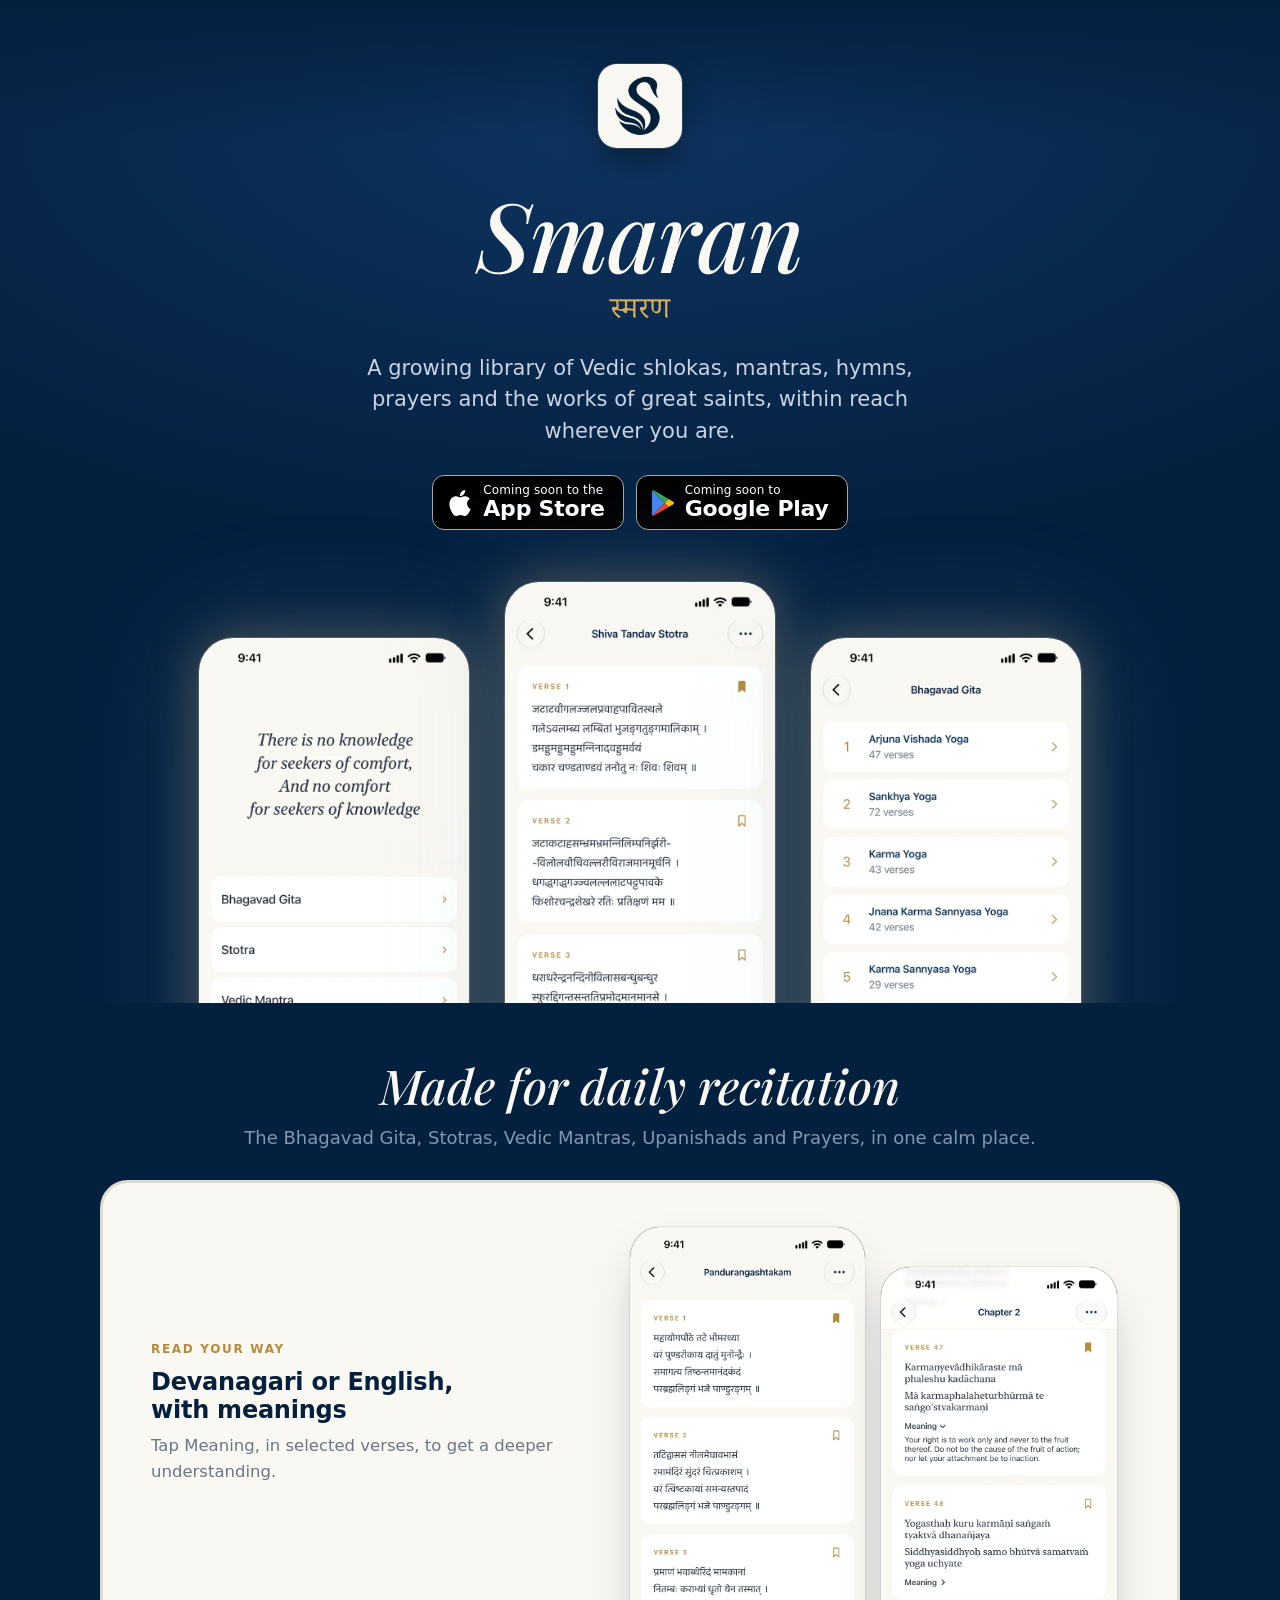
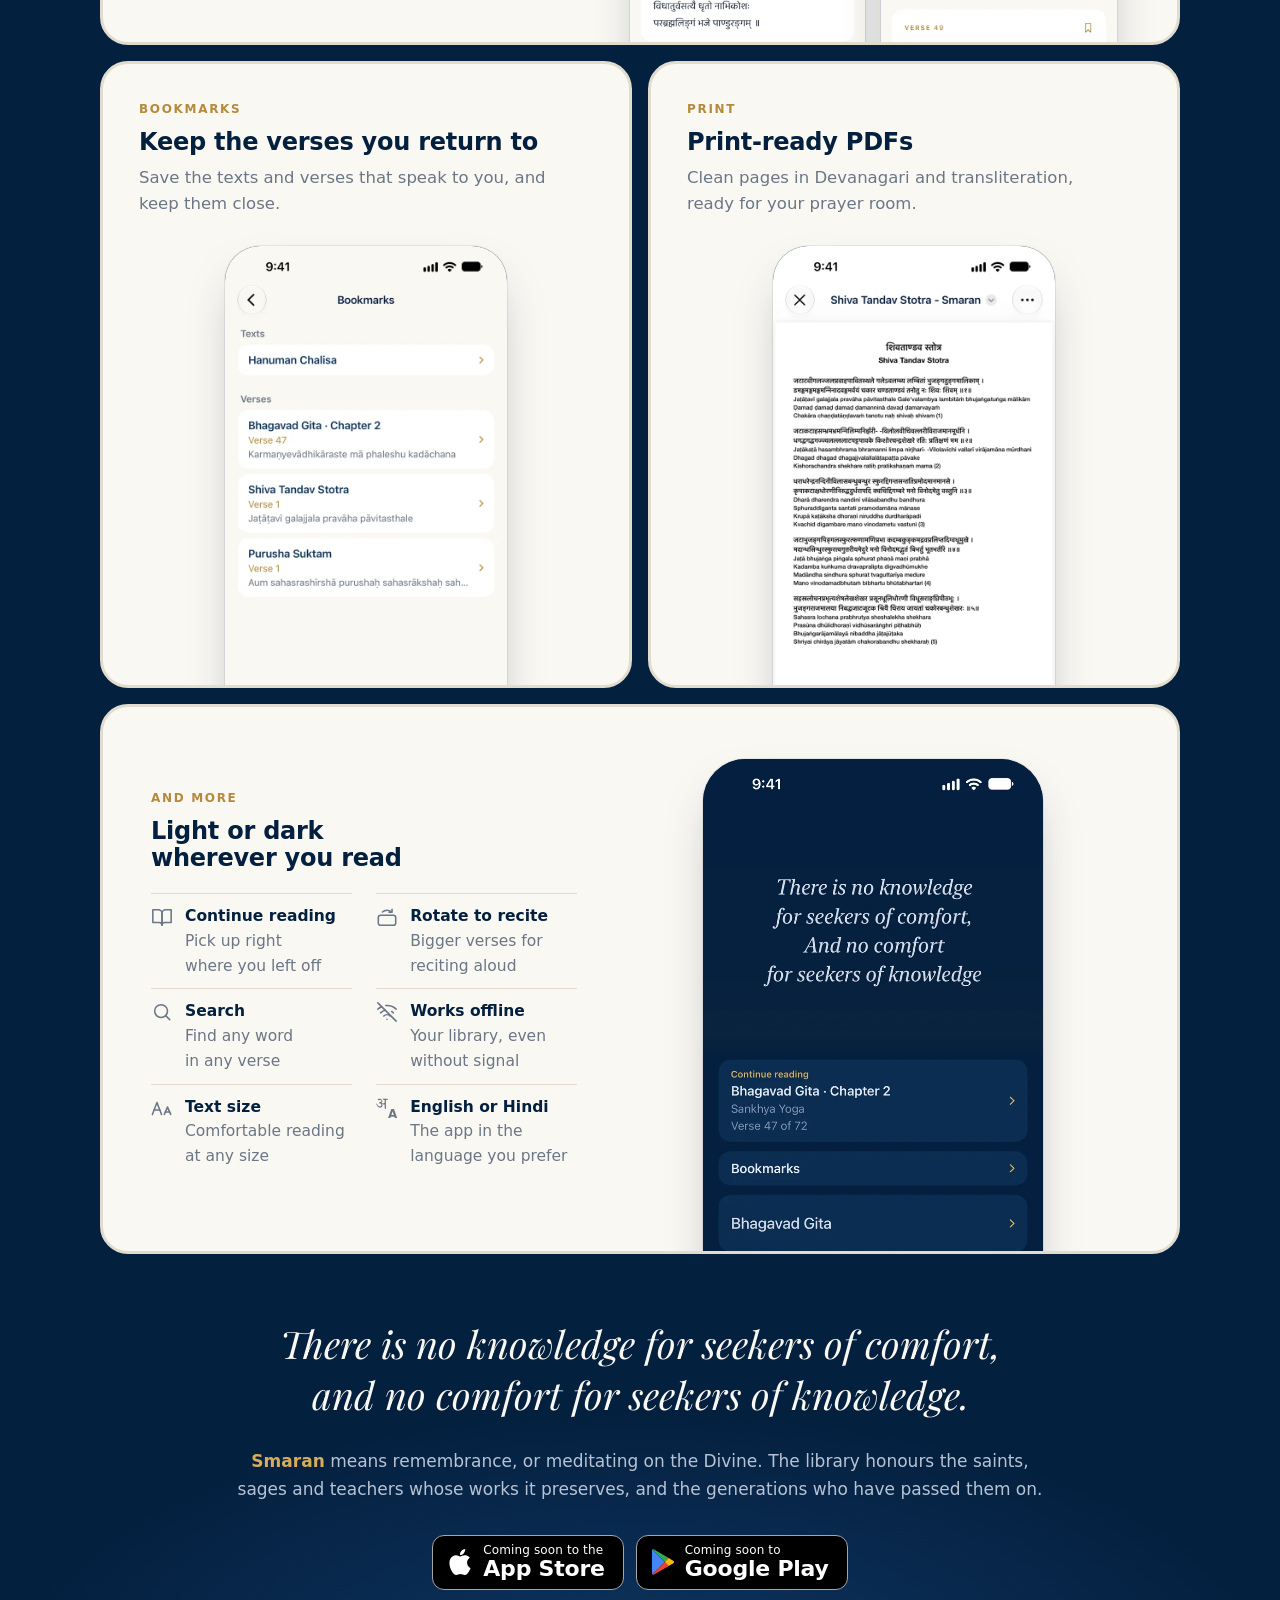
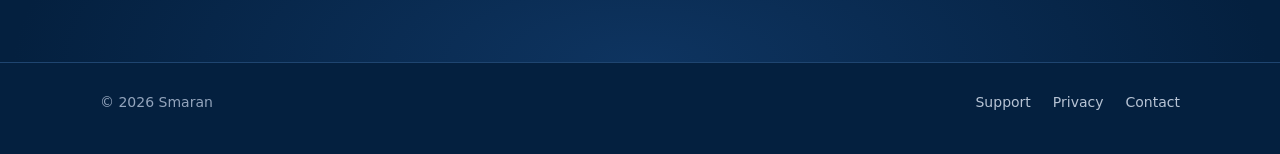
<file: index.html>
<!doctype html>
<html lang="en">
<head>
<meta charset="utf-8">
<meta name="viewport" content="width=device-width,initial-scale=1">
<title>Smaran</title>
<meta name="description" content="Smaran is a calm app for reading and reciting the Bhagavad Gita, stotras, Vedic mantras and Upanishads in Devanagari or English transliteration, with meanings, bookmarks and offline reading. On iPhone, with Android coming soon.">
<meta name="keywords" content="Smaran, Bhagavad Gita app, stotra, shloka, shlok, Sanskrit, Devanagari, mantra, Upanishad, recitation, transliteration">
<link rel="canonical" href="https://kewalrshah.github.io/smaran/">
<meta name="theme-color" content="#04203F">
<meta property="og:type" content="website">
<meta property="og:site_name" content="Smaran">
<meta property="og:title" content="Smaran: sacred texts for daily reading">
<meta property="og:description" content="Read and recite the Bhagavad Gita, stotras, Vedic mantras and Upanishads on iPhone (Android coming soon), in Devanagari or English transliteration.">
<meta property="og:url" content="https://kewalrshah.github.io/smaran/">
<meta property="og:image" content="https://kewalrshah.github.io/smaran/images/og.png">
<meta property="og:image:width" content="1200">
<meta property="og:image:height" content="630">
<meta name="twitter:card" content="summary_large_image">
<link rel="icon" href="favicon.png" type="image/png">
<link rel="apple-touch-icon" href="apple-touch-icon.png">
<link rel="preconnect" href="https://fonts.googleapis.com">
<link rel="preconnect" href="https://fonts.gstatic.com" crossorigin>
<link href="https://fonts.googleapis.com/css2?family=Playfair+Display:ital,wght@1,400;1,500&family=Noto+Serif+Devanagari:wght@500&display=swap" rel="stylesheet">
<link rel="stylesheet" href="style.css?v=9">
<script type="application/ld+json">
{"@context":"https://schema.org","@type":"MobileApplication","name":"Smaran","alternateName":"स्मरण","operatingSystem":"iOS 17 or later","applicationCategory":"BookApplication","inLanguage":["en","hi","sa"],"description":"A growing library of Vedic shlokas, mantras, hymns, prayers and the works of great saints, for reading and recitation on iPhone, with Android coming soon.","url":"https://kewalrshah.github.io/smaran/","image":"https://kewalrshah.github.io/smaran/images/icon.png"}
</script>
</head>
<body>
<main>
  <header class="hero">
    <div class="wrap">
      <img class="icon" src="images/icon.png" width="84" height="84" alt="Smaran app icon, a swan">
      <h1>Smaran</h1>
      <div class="deva" lang="hi">स्मरण</div>
      <p class="lede">A growing library of Vedic shlokas, mantras, hymns, prayers and the works of great saints, within reach wherever you are.</p>
      <div class="cta">
        <!-- STORE LINKS: when each app is live, turn its <span class="badge"> into
             <a class="badge" href="STORE URL"> and change "Coming soon to the" to "Download on the" (Apple) or "Get it on" (Google). -->
        <div class="badges">
          <span class="badge" role="note"><svg viewBox="0 0 24 24" width="26" height="26" fill="currentColor" aria-hidden="true"><path d="M12.152 6.896c-.948 0-2.415-1.078-3.96-1.04-2.04.027-3.91 1.183-4.961 3.014-2.117 3.675-.546 9.103 1.519 12.09 1.013 1.454 2.208 3.09 3.792 3.039 1.52-.065 2.09-.987 3.935-.987 1.831 0 2.35.987 3.96.948 1.637-.026 2.676-1.48 3.676-2.948 1.156-1.688 1.636-3.325 1.662-3.415-.039-.013-3.182-1.221-3.22-4.857-.026-3.04 2.48-4.494 2.597-4.559-1.429-2.09-3.623-2.324-4.39-2.376-2-.156-3.675 1.09-4.61 1.09zM15.53 3.83c.843-1.012 1.4-2.427 1.245-3.83-1.207.052-2.662.805-3.532 1.818-.78.896-1.454 2.338-1.273 3.714 1.338.104 2.715-.688 3.559-1.701"/></svg><span><small>Coming soon to the</small><b>App Store</b></span></span>
          <span class="badge" role="note"><svg viewBox="0 0 23 25.2" width="24" height="26" aria-hidden="true"><path fill="#4285F4" d="M1.2.6 13.2 12.6 1.2 24.6c-.3-.3-.4-.7-.4-1.2V1.8c0-.5.1-.9.4-1.2z"/><path fill="#34A853" d="M1.2.6 13.2 12.6 17 8.8 2.9.4C2.3.1 1.6.2 1.2.6z"/><path fill="#EA4335" d="M1.2 24.6 13.2 12.6 17 16.4 2.9 24.8c-.6.3-1.3.2-1.7-.2z"/><path fill="#FBBC04" d="M17 8.8 13.2 12.6 17 16.4l4.4-2.6c1-.6 1-1.8 0-2.4z"/></svg><span><small>Coming soon to</small><b>Google Play</b></span></span>
        </div>
      </div>
    </div>
    <div class="hero-phones">
      <div class="phone side"><img src="images/home.webp" width="660" height="1434" alt="Smaran home screen listing Bhagavad Gita, Stotra, Vedic Mantra, Upanishad, Darshan Shastra and Prayer"></div>
      <div class="phone"><img src="images/reader-deva.webp" width="660" height="1434" alt="Shiva Tandav Stotra verses in Devanagari"></div>
      <div class="phone side"><img src="images/gita.webp" width="660" height="1434" alt="Bhagavad Gita chapter list with verse counts"></div>
    </div>
  </header>

  <section class="features wrap">
    <div class="intro">
      <h2>Made for daily recitation</h2>
      <p>The Bhagavad Gita, Stotras, Vedic Mantras, Upanishads and Prayers, in one calm place.</p>
    </div>
    <div class="grid">
      <div class="panel wide">
        <div class="text">
          <div class="tag">Read your way</div>
          <h3>Devanagari or English, with meanings</h3>
          <p>Tap Meaning, in selected verses, to get a deeper understanding.</p>
        </div>
        <div class="shot">
          <div class="phone"><img src="images/panduranga-deva.webp" width="660" height="1435" alt="Pandurangashtakam verses in Devanagari" loading="lazy"></div>
          <div class="phone"><img src="images/meaning-eng.webp" width="660" height="1435" alt="Bhagavad Gita chapter 2 in English transliteration with the meaning of verse 47 open" loading="lazy"></div>
        </div>
      </div>
      <div class="panel">
        <div class="tag">Bookmarks</div>
        <h3>Keep the verses you return to</h3>
        <p>Save the texts and verses that speak to you, and keep them close.</p>
        <div class="shot"><div class="phone"><img src="images/bookmarks.webp" width="660" height="1434" alt="Bookmarks with Hanuman Chalisa and saved verses" loading="lazy"></div></div>
      </div>
      <div class="panel">
        <div class="tag">Print</div>
        <h3>Print-ready PDFs</h3>
        <p>Clean pages in Devanagari and transliteration, ready for your prayer room.</p>
        <div class="shot"><div class="phone"><img src="images/pdf.webp" width="660" height="1434" alt="Printable PDF of Shiva Tandav Stotra" loading="lazy"></div></div>
      </div>
      <div class="panel wide navy">
        <div class="text">
          <div class="tag">And more</div>
          <h3>Light or dark wherever you read</h3>
          <ul class="list">
            <li><svg class="ico" viewBox="0 0 24 24" width="22" height="22" fill="none" stroke="currentColor" stroke-width="1.7" stroke-linecap="round" stroke-linejoin="round" aria-hidden="true"><path d="M2 4h6a4 4 0 0 1 4 4v13a3 3 0 0 0-3-3H2z"/><path d="M22 4h-6a4 4 0 0 0-4 4v13a3 3 0 0 1 3-3h7z"/></svg><span><b>Continue reading</b>Pick up right <br>where you left off</span></li>
            <li><svg class="ico" viewBox="0 0 24 24" width="22" height="22" fill="none" stroke="currentColor" stroke-width="1.7" stroke-linecap="round" stroke-linejoin="round" aria-hidden="true"><rect x="2.5" y="10" width="19" height="11" rx="2.5"/><path d="M7 6.5a7.5 7.5 0 0 1 10 0"/><path d="M17.5 3.5v3.3h-3.3"/></svg><span><b>Rotate to recite</b>Bigger verses for <br>reciting aloud</span></li>
            <li><svg class="ico" viewBox="0 0 24 24" width="22" height="22" fill="none" stroke="currentColor" stroke-width="1.7" stroke-linecap="round" stroke-linejoin="round" aria-hidden="true"><circle cx="11" cy="11" r="7"/><path d="m20.5 20.5-4.5-4.5"/></svg><span><b>Search</b>Find any word <br>in any verse</span></li>
            <li><svg class="ico" viewBox="0 0 24 24" width="22" height="22" fill="none" stroke="currentColor" stroke-width="1.7" stroke-linecap="round" stroke-linejoin="round" aria-hidden="true"><path d="M12 20h.01"/><path d="M8.5 16.4a5 5 0 0 1 7 0"/><path d="M5 12.9a10 10 0 0 1 5.2-2.7"/><path d="M19 12.9a10 10 0 0 0-2-1.4"/><path d="M2 8.8a15 15 0 0 1 4.2-2.6"/><path d="M10.7 5c4-.4 8.1.9 11.3 3.8"/><path d="m2 2 20 20"/></svg><span><b>Works offline</b>Your library, even <br>without signal</span></li>
            <li><svg class="ico" viewBox="0 0 24 24" width="22" height="22" fill="none" stroke="currentColor" stroke-width="1.7" stroke-linecap="round" stroke-linejoin="round" aria-hidden="true"><path d="M1.5 19 6.5 6l5 13"/><path d="M3.4 14.2h6.2"/><path d="m14.5 19 3.5-8 3.5 8"/><path d="M15.7 16.3h4.6"/></svg><span><b>Text size</b>Comfortable reading <br>at any size</span></li>
            <li><svg class="ico" viewBox="0 0 24 24" width="22" height="22" fill="none" stroke="currentColor" stroke-width="1.7" stroke-linecap="round" stroke-linejoin="round" aria-hidden="true"><text class="g" fill="currentColor" stroke="none" x="-0.5" y="13" font-size="18" font-family="Noto Serif Devanagari, Kohinoor Devanagari, serif">अ</text><text class="g" fill="currentColor" stroke="none" x="13" y="23" font-size="13" font-family="-apple-system, system-ui, sans-serif" font-weight="600">A</text></svg><span><b>English or Hindi</b>The app in the <br>language you prefer</span></li>
          </ul>
        </div>
        <div class="shot tall"><div class="phone"><img src="images/home-dark.webp" width="660" height="1434" alt="Smaran home screen in dark mode with Continue reading" loading="lazy"></div></div>
      </div>
    </div>
  </section>

  <section class="closing wrap-band">
    <div class="wrap">
      <blockquote>There is no knowledge for seekers of comfort, <br>and no comfort for seekers of knowledge.</blockquote>
      <p class="name"><b>Smaran</b> means remembrance, or meditating on the Divine. The library honours the saints,  <br>sages and teachers whose works it preserves, and the generations who have passed them on.</p>
      <div class="cta">
        <!-- STORE LINKS: when each app is live, turn its <span class="badge"> into
             <a class="badge" href="STORE URL"> and change "Coming soon to the" to "Download on the" (Apple) or "Get it on" (Google). -->
        <div class="badges">
          <span class="badge" role="note"><svg viewBox="0 0 24 24" width="26" height="26" fill="currentColor" aria-hidden="true"><path d="M12.152 6.896c-.948 0-2.415-1.078-3.96-1.04-2.04.027-3.91 1.183-4.961 3.014-2.117 3.675-.546 9.103 1.519 12.09 1.013 1.454 2.208 3.09 3.792 3.039 1.52-.065 2.09-.987 3.935-.987 1.831 0 2.35.987 3.96.948 1.637-.026 2.676-1.48 3.676-2.948 1.156-1.688 1.636-3.325 1.662-3.415-.039-.013-3.182-1.221-3.22-4.857-.026-3.04 2.48-4.494 2.597-4.559-1.429-2.09-3.623-2.324-4.39-2.376-2-.156-3.675 1.09-4.61 1.09zM15.53 3.83c.843-1.012 1.4-2.427 1.245-3.83-1.207.052-2.662.805-3.532 1.818-.78.896-1.454 2.338-1.273 3.714 1.338.104 2.715-.688 3.559-1.701"/></svg><span><small>Coming soon to the</small><b>App Store</b></span></span>
          <span class="badge" role="note"><svg viewBox="0 0 23 25.2" width="24" height="26" aria-hidden="true"><path fill="#4285F4" d="M1.2.6 13.2 12.6 1.2 24.6c-.3-.3-.4-.7-.4-1.2V1.8c0-.5.1-.9.4-1.2z"/><path fill="#34A853" d="M1.2.6 13.2 12.6 17 8.8 2.9.4C2.3.1 1.6.2 1.2.6z"/><path fill="#EA4335" d="M1.2 24.6 13.2 12.6 17 16.4 2.9 24.8c-.6.3-1.3.2-1.7-.2z"/><path fill="#FBBC04" d="M17 8.8 13.2 12.6 17 16.4l4.4-2.6c1-.6 1-1.8 0-2.4z"/></svg><span><small>Coming soon to</small><b>Google Play</b></span></span>
        </div>
      </div>
    </div>
  </section>
</main>

<footer class="dark-foot">
  <div class="wrap">
    <span>© 2026 Smaran</span>
    <nav><a href="support.html">Support</a><a href="privacy.html">Privacy</a><a href="mailto:smaran@kewalshah.com">Contact</a></nav>
  </div>
</footer>
</body>
</html>
</file>
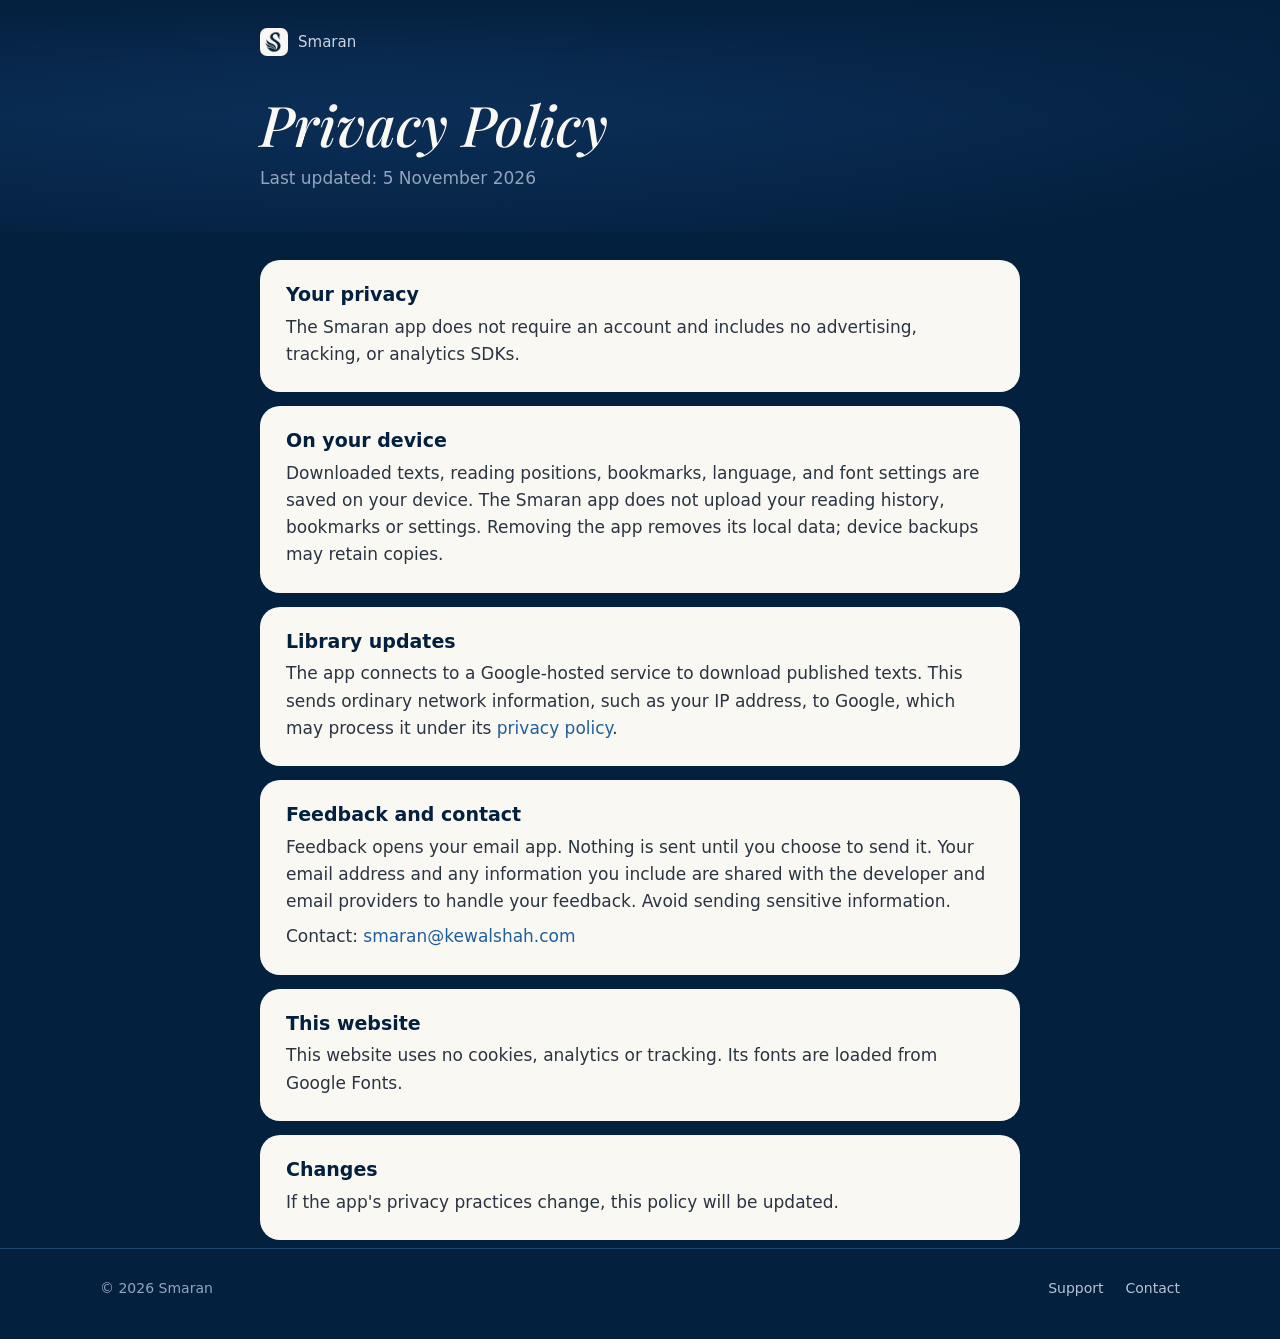
<file: privacy.html>
<!doctype html>
<html lang="en">
<head>
<meta charset="utf-8">
<meta name="viewport" content="width=device-width,initial-scale=1">
<title>Smaran Privacy Policy</title>
<meta name="description" content="The Smaran app has no account, ads, tracking or analytics. Your reading history, bookmarks and settings stay on your device.">
<link rel="canonical" href="https://kewalrshah.github.io/smaran/privacy.html">
<meta property="og:type" content="website">
<meta property="og:site_name" content="Smaran">
<meta property="og:title" content="Smaran Privacy Policy">
<meta property="og:description" content="The Smaran app has no account, ads, tracking or analytics. Your reading history, bookmarks and settings stay on your device.">
<meta property="og:url" content="https://kewalrshah.github.io/smaran/privacy.html">
<meta property="og:image" content="https://kewalrshah.github.io/smaran/images/og.png">
<meta name="twitter:card" content="summary_large_image">
<meta name="theme-color" content="#04203F">
<link rel="icon" href="favicon.png" type="image/png">
<link rel="apple-touch-icon" href="apple-touch-icon.png">
<link rel="preconnect" href="https://fonts.googleapis.com">
<link rel="preconnect" href="https://fonts.gstatic.com" crossorigin>
<link href="https://fonts.googleapis.com/css2?family=Playfair+Display:ital,wght@1,500&display=swap" rel="stylesheet">
<link rel="stylesheet" href="style.css?v=9">
</head>
<body>
<header class="subhead">
  <div class="wrap">
    <a class="back" href="./"><img src="images/icon.png" alt="">Smaran</a>
    <h1>Privacy Policy</h1>
    <p class="sub">Last updated: 5 November 2026</p>
  </div>
</header>
<main class="wrap page">

    <div class="card">
      <h2>Your privacy</h2>
      <p>The Smaran app does not require an account and includes no advertising, tracking, or analytics SDKs.</p>
    </div>

    <div class="card">
      <h2>On your device</h2>
      <p>Downloaded texts, reading positions, bookmarks, language, and font settings are saved on your device. The Smaran app does not upload your reading history, bookmarks or settings. Removing the app removes its local data; device backups may retain copies.</p>
    </div>

    <div class="card">
      <h2>Library updates</h2>
      <p>The app connects to a Google-hosted service to download published texts. This sends ordinary network information, such as your IP address, to Google, which may process it under its <a href="https://policies.google.com/privacy">privacy policy</a>.</p>
    </div>

    <div class="card">
      <h2>Feedback and contact</h2>
      <p>Feedback opens your email app. Nothing is sent until you choose to send it. Your email address and any information you include are shared with the developer and email providers to handle your feedback. Avoid sending sensitive information.</p>
      <p>Contact: <a href="mailto:smaran@kewalshah.com">smaran@kewalshah.com</a></p>
    </div>

    <div class="card">
      <h2>This website</h2>
      <p>This website uses no cookies, analytics or tracking. Its fonts are loaded from Google Fonts.</p>
    </div>

    <div class="card">
      <h2>Changes</h2>
      <p>If the app's privacy practices change, this policy will be updated.</p>
    </div>
  </main>
<footer class="dark-foot">
  <div class="wrap">
    <span>© 2026 Smaran</span>
    <nav><a href="support.html">Support</a><a href="mailto:smaran@kewalshah.com">Contact</a></nav>
  </div>
</footer>
</body>
</html>
</file>
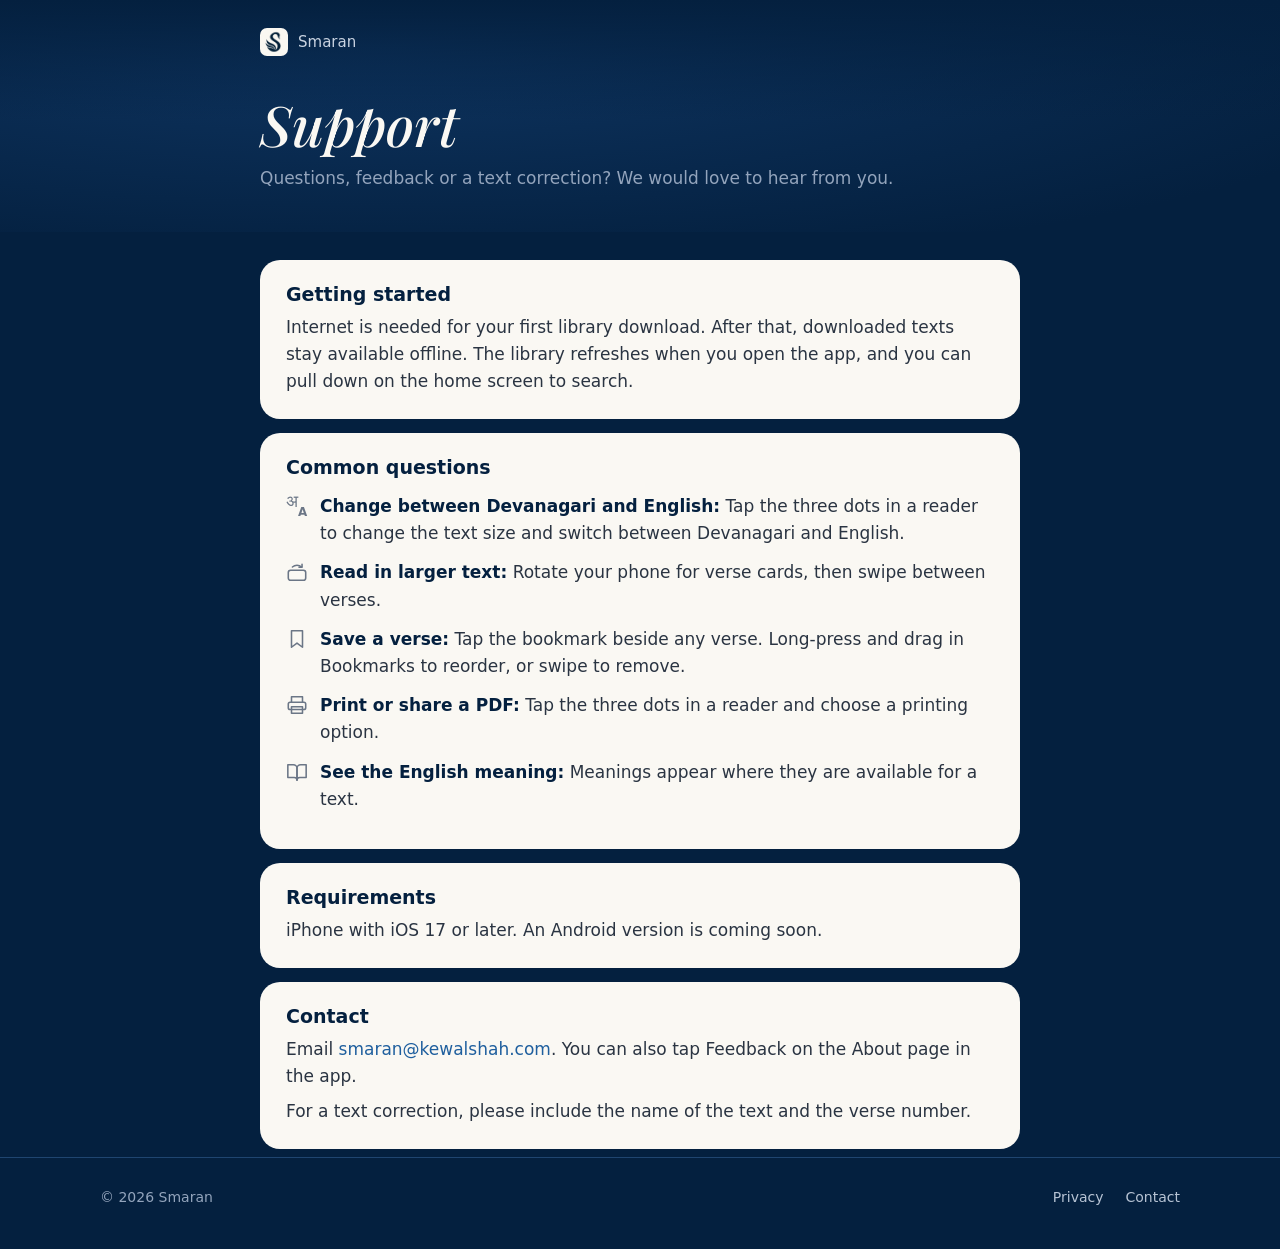
<file: support.html>
<!doctype html>
<html lang="en">
<head>
<meta charset="utf-8">
<meta name="viewport" content="width=device-width,initial-scale=1">
<title>Smaran Support</title>
<meta name="description" content="Help with the Smaran app: contact, text corrections, offline reading, bookmarks, PDFs and common questions.">
<link rel="canonical" href="https://kewalrshah.github.io/smaran/support.html">
<meta property="og:type" content="website">
<meta property="og:site_name" content="Smaran">
<meta property="og:title" content="Smaran Support">
<meta property="og:description" content="Help with the Smaran app: contact, text corrections, offline reading, bookmarks, PDFs and common questions.">
<meta property="og:url" content="https://kewalrshah.github.io/smaran/support.html">
<meta property="og:image" content="https://kewalrshah.github.io/smaran/images/og.png">
<meta name="twitter:card" content="summary_large_image">
<meta name="theme-color" content="#04203F">
<link rel="icon" href="favicon.png" type="image/png">
<link rel="apple-touch-icon" href="apple-touch-icon.png">
<link rel="preconnect" href="https://fonts.googleapis.com">
<link rel="preconnect" href="https://fonts.gstatic.com" crossorigin>
<link href="https://fonts.googleapis.com/css2?family=Playfair+Display:ital,wght@1,500&display=swap" rel="stylesheet">
<link rel="stylesheet" href="style.css?v=9">
</head>
<body>
<header class="subhead">
  <div class="wrap">
    <a class="back" href="./"><img src="images/icon.png" alt="">Smaran</a>
    <h1>Support</h1>
    <p class="sub">Questions, feedback or a text correction? We would love to hear from you.</p>
  </div>
</header>
<main class="wrap page">

    <div class="card">
      <h2>Getting started</h2>
      <p>Internet is needed for your first library download. After that, downloaded texts stay available offline. The library refreshes when you open the app, and you can pull down on the home screen to search.</p>
    </div>

    <div class="card">
      <h2>Common questions</h2>
      <ul class="qa">
        <li><svg class="ico" viewBox="0 0 24 24" width="22" height="22" fill="none" stroke="currentColor" stroke-width="1.7" stroke-linecap="round" stroke-linejoin="round" aria-hidden="true"><text class="g" fill="currentColor" stroke="none" x="-0.5" y="13" font-size="18" font-family="Noto Serif Devanagari, Kohinoor Devanagari, serif">अ</text><text class="g" fill="currentColor" stroke="none" x="13" y="23" font-size="13" font-family="-apple-system, system-ui, sans-serif" font-weight="600">A</text></svg><span><strong>Change between Devanagari and English:</strong> Tap the three dots in a reader to change the text size and switch between Devanagari and English.</span></li>
        <li><svg class="ico" viewBox="0 0 24 24" width="22" height="22" fill="none" stroke="currentColor" stroke-width="1.7" stroke-linecap="round" stroke-linejoin="round" aria-hidden="true"><rect x="2.5" y="10" width="19" height="11" rx="2.5"/><path d="M7 6.5a7.5 7.5 0 0 1 10 0"/><path d="M17.5 3.5v3.3h-3.3"/></svg><span><strong>Read in larger text:</strong> Rotate your phone for verse cards, then swipe between verses.</span></li>
        <li><svg class="ico" viewBox="0 0 24 24" width="22" height="22" fill="none" stroke="currentColor" stroke-width="1.7" stroke-linecap="round" stroke-linejoin="round" aria-hidden="true"><path d="M6 3h12v18l-6-4.5L6 21z"/></svg><span><strong>Save a verse:</strong> Tap the bookmark beside any verse. Long-press and drag in Bookmarks to reorder, or swipe to remove.</span></li>
        <li><svg class="ico" viewBox="0 0 24 24" width="22" height="22" fill="none" stroke="currentColor" stroke-width="1.7" stroke-linecap="round" stroke-linejoin="round" aria-hidden="true"><path d="M6 9V3h12v6"/><rect x="2.5" y="9" width="19" height="8" rx="2"/><path d="M6 14h12v7H6z"/></svg><span><strong>Print or share a PDF:</strong> Tap the three dots in a reader and choose a printing option.</span></li>
        <li><svg class="ico" viewBox="0 0 24 24" width="22" height="22" fill="none" stroke="currentColor" stroke-width="1.7" stroke-linecap="round" stroke-linejoin="round" aria-hidden="true"><path d="M2 4h6a4 4 0 0 1 4 4v13a3 3 0 0 0-3-3H2z"/><path d="M22 4h-6a4 4 0 0 0-4 4v13a3 3 0 0 1 3-3h7z"/></svg><span><strong>See the English meaning:</strong> Meanings appear where they are available for a text.</span></li>
      </ul>
    </div>

    <div class="card">
      <h2>Requirements</h2>
      <p>iPhone with iOS 17 or later. An Android version is coming soon.</p>
    </div>

    <div class="card">
      <h2>Contact</h2>
      <p>Email <a href="mailto:smaran@kewalshah.com?subject=Smaran%20feedback">smaran@kewalshah.com</a>. You can also tap Feedback on the About page in the app.</p>
      <p>For a text correction, please include the name of the text and the verse number.</p>
    </div>
  </main>
<footer class="dark-foot">
  <div class="wrap">
    <span>© 2026 Smaran</span>
    <nav><a href="privacy.html">Privacy</a><a href="mailto:smaran@kewalshah.com">Contact</a></nav>
  </div>
</footer>
</body>
</html>
</file>
<file: style.css>
/* Layout: a navy hero with phones rising out of it, a tight two-column grid of tinted panels
   (each with a screenshot cropped at its bottom edge), a navy closing band, a slim footer. */
:root{
  /* the app's dark-mode colours (paper #04203F, card #0C2D52, border #1F4570) from top to bottom; one deep-navy world from top to bottom, so the hero flows into the page and light screenshots stand out */
  --navy:#04203F;--navy-deep:#021629;--navy-soft:#0C2D52;--line-navy:#1F4570;
  --paper:#04203F;--sand:#0C2D52;--sand-2:#0C2D52;--card:#0C2D52;--border:#1F4570;
  --h1:#FAF8F3;--ink:#D3DAE5;--muted:#8497B1;--gold:#D6AB5C;--gold-hi:#D6AB5C;--cream:#FAF8F3;--link:#7FB1E8;
  --display:"Playfair Display","Iowan Old Style",Georgia,serif;
  --body:-apple-system,BlinkMacSystemFont,"Segoe UI",system-ui,sans-serif;
  --deva:"Noto Serif Devanagari","Kohinoor Devanagari",serif;
  color-scheme:dark;
}
*{box-sizing:border-box}
html{-webkit-text-size-adjust:100%}
body{margin:0;background:var(--paper);color:var(--ink);font:17px/1.6 var(--body);-webkit-font-smoothing:antialiased}
a{color:var(--link);text-decoration:none}a:hover{text-decoration:underline}
a:focus-visible{outline:2px solid var(--gold-hi);outline-offset:3px;border-radius:6px}
h1,h2,h3{margin:0;line-height:1.15;text-wrap:balance}
p{margin:0}
.wrap{max-width:1120px;margin:0 auto;padding-left:max(20px,env(safe-area-inset-left,0px));padding-right:max(20px,env(safe-area-inset-right,0px))}

/* screenshots: no device frame, rounded like the iPhone screen, lifted with a shadow or a glow */
.phone{border-radius:12.5%/5.75%;overflow:hidden;background:var(--card);box-shadow:0 0 0 1px rgba(250,248,243,.14),0 0 44px 2px rgba(214,171,92,.22),0 0 110px 8px rgba(127,177,232,.12)}
.phone img{display:block;width:100%;height:auto}
.hero .phone{box-shadow:0 0 0 1px rgba(250,248,243,.16),0 0 48px 4px rgba(214,171,92,.28),0 0 120px 10px rgba(127,177,232,.16)}

/* hero */
.hero{background:radial-gradient(120% 70% at 50% 0%,#0E3460 0%,var(--paper) 60%);color:var(--cream);text-align:center;padding-block:64px 0;overflow-x:clip}
.hero .icon{width:84px;height:84px;border-radius:19px;box-shadow:0 0 0 1px rgba(250,248,243,.12),0 12px 30px rgba(0,0,0,.35)}
.hero h1{font-family:var(--display);font-style:italic;font-weight:500;font-size:clamp(56px,9vw,96px);color:var(--cream);letter-spacing:-.01em;margin-top:22px}
.hero .deva{font-family:var(--deva);color:var(--gold-hi);font-size:30px;line-height:1.4;margin-top:4px}
.hero .lede{font-size:clamp(18px,2.2vw,21px);color:#C9D3E1;max-width:560px;margin:18px auto 0;line-height:1.5}
.cta{margin-top:28px;display:flex;flex-direction:column;align-items:center;gap:10px}
.store{display:inline-flex;flex-direction:column;align-items:flex-start;background:var(--cream);color:var(--navy);border-radius:14px;padding:9px 24px 10px;line-height:1.15;min-width:196px}
.store small{font-size:11px;letter-spacing:.02em;opacity:.75}
.store span{font-size:21px;font-weight:600;letter-spacing:-.01em}
.store:hover{text-decoration:none}
.store.soon{cursor:default}
.cta .meta{font-size:14px;color:#93A4BC}
.hero-phones{display:flex;justify-content:center;align-items:flex-start;gap:clamp(14px,3vw,36px);margin-top:52px;padding-inline:10px;height:clamp(300px,40vw,460px);clip-path:inset(-300px -300px 0 -300px);padding-top:40px;margin-top:12px}
.hero-phones .phone{width:min(25vw,270px)}
.hero-phones .phone.side{margin-top:56px}
@media (max-width:640px){
  .hero{padding-block:48px 0}
  .hero-phones{height:72vw;margin-top:0;padding-top:32px}
  .hero-phones .phone{width:46vw}
  .hero-phones .phone.side{width:36vw;margin-top:40px}
}

/* feature grid */
.features{padding-block:clamp(36px,5vw,56px) 0}
.intro{text-align:center;max-width:900px;margin:0 auto 28px}
.intro h2{font-family:var(--display);font-style:italic;font-weight:500;font-size:clamp(34px,4.6vw,48px);color:var(--h1)}
.intro p{color:var(--muted);margin-top:10px;font-size:18px}
.grid{display:grid;grid-template-columns:1fr 1fr;gap:16px}
/* cards use the app's light-mode colours on the dark page */
.panel,.card{--h1:#04203F;--ink:#2A3442;--muted:#6B7686;--gold:#B58A3C;--link:#1F5F9E;color:var(--ink)}
.panel{background:#FAF8F3;border-radius:28px;padding:36px 36px 0;overflow:hidden;display:flex;flex-direction:column;min-width:0}
.panel h3{font-size:24px;font-weight:650;color:var(--h1);letter-spacing:-.01em}
.panel p{color:var(--muted);margin-top:8px;max-width:420px;font-size:16.5px}
.panel .shot{margin-top:28px;display:flex;justify-content:center;gap:16px;margin-bottom:-38%}
.panel .shot .phone{width:62%}
.panel.wide{grid-column:1/-1;flex-direction:row;align-items:center;gap:40px;padding:44px 48px 0}
.panel.wide .text{flex:1 1 0;min-width:0;padding-bottom:44px}
.panel.wide .shot{flex:1.2 1 0;margin:0;align-self:flex-end;margin-bottom:-14%}
.panel.wide .shot .phone{width:46%}
.panel.wide .shot .phone + .phone{margin-top:40px}
.tag{font-size:12px;font-weight:600;letter-spacing:.14em;text-transform:uppercase;color:var(--gold);margin-bottom:10px}
.list{list-style:none;padding:0;margin:20px 0 0;display:grid;grid-template-columns:1fr 1fr;gap:10px 24px;font-size:15.5px}
.list li{padding-top:10px;border-top:1px solid #E2DCCE;color:var(--muted)}
.list b{display:block;color:var(--h1);font-weight:600}
@media (max-width:860px){
  .grid{grid-template-columns:1fr}
  .panel{padding:28px 24px 0;border-radius:24px}
  .panel .shot .phone{width:58%}
  .panel.wide{flex-direction:column;align-items:stretch;gap:0;padding:28px 24px 0}
  .panel.wide .text{padding-bottom:0}
  .panel.wide .shot{margin-top:28px;margin-bottom:-30%}
  .panel.wide .shot .phone{width:44%}
}
@media (max-width:480px){.list{grid-template-columns:1fr}}

/* closing band */
.closing{margin-top:40px;background:radial-gradient(70% 90% at 50% 100%,#0E3460,transparent 70%);color:var(--cream);text-align:center;padding-block:72px}
.closing blockquote{font-family:var(--display);font-style:italic;font-size:clamp(24px,3.4vw,38px);line-height:1.35;margin:0 auto;max-width:900px;color:var(--cream)}
.closing .name{max-width:900px;margin:28px auto 0;color:#B7C3D4;font-size:17px}
.closing .name b{color:var(--gold-hi);font-weight:600}
.closing .cta{margin-top:32px}

/* sub pages */
.subhead{background:radial-gradient(120% 140% at 30% 0%,#0E3460,var(--paper) 70%);color:var(--cream);padding-block:28px 40px}
.subhead .wrap{max-width:800px}
.back{display:inline-flex;align-items:center;gap:10px;color:#C9D3E1;font-size:15px}
.back img{width:28px;height:28px;border-radius:7px}
.back:hover{text-decoration:none;color:var(--cream)}
.subhead h1{font-family:var(--display);font-style:italic;font-weight:500;font-size:clamp(40px,6vw,56px);color:var(--cream);margin-top:28px}
.subhead .sub{color:#93A4BC;margin-top:8px}
.page{max-width:800px;padding-block:28px 8px}
.card{background:#FAF8F3;border-radius:20px;padding:24px 26px;margin-top:14px}
.card:first-child{margin-top:0}
.card h2{font-size:19px;color:var(--h1);font-weight:650}
.card p{margin-top:8px}
.card ul{margin:10px 0 0;padding-left:20px}.card li{margin:6px 0}

/* footer */
footer{padding-block:28px 40px;font-size:14px;color:var(--muted)}
footer .wrap{display:flex;flex-wrap:wrap;gap:12px 28px;justify-content:space-between;align-items:center}
footer nav{display:flex;gap:22px}footer a{color:var(--muted)}
.dark-foot{color:#93A4BC;border-top:1px solid var(--border)}
.dark-foot a{color:#B7C3D4}
@media (prefers-reduced-motion:no-preference){
  .hero-phones .phone{animation:rise .9s cubic-bezier(.2,.7,.2,1) both}
  .hero-phones .phone.side{animation-delay:.08s}
  @keyframes rise{from{transform:translateY(24px)}to{transform:none}}
}
@media (min-width:861px){.intro p{white-space:nowrap}}
@media (max-width:640px){.closing blockquote br{display:none}}
.panel.wide .shot.tall{align-self:stretch;margin:0;height:500px;align-items:flex-start;padding-top:8px}
.panel.wide .shot.tall .phone{width:min(72%,340px)}
.panel.navy{padding-bottom:0}
@media (max-width:860px){.panel.wide .shot.tall{height:440px;margin-top:28px}.panel.wide .shot.tall .phone{width:78%}}
@media (max-width:640px){.closing .name br{display:none}}
@media (max-width:860px){.panel.wide .shot.tall{flex:none}}

.panel .phone,.card .phone{box-shadow:0 0 0 1px rgba(4,32,63,.08),0 24px 50px -16px rgba(4,32,63,.35)}
.panel .tag{color:var(--gold)}
.hero-phones .phone{border-bottom-left-radius:0;border-bottom-right-radius:0}
/* stronger edges so the cream cards and the screenshots on them never melt into each other or into the page */
.panel{border:3px solid #E2DCCE}
.list li{display:flex;gap:12px;align-items:flex-start}
.list .ico{flex:none;width:22px;height:22px;margin-top:2px;fill:none;stroke:var(--muted);stroke-width:1.7;stroke-linecap:round;stroke-linejoin:round}
.list .ico .g{fill:var(--muted);stroke:none}
.list li span{white-space:nowrap}
/* support: icons instead of bullets */
.card ul.qa{list-style:none;padding:0;margin:14px 0 0}
.card .qa li{display:flex;gap:12px;align-items:flex-start;margin:12px 0}
.card .qa .ico{flex:none;width:22px;height:22px;margin-top:2px;fill:none;stroke:var(--muted);stroke-width:1.7;stroke-linecap:round;stroke-linejoin:round}
.card .qa .ico .g{fill:var(--muted);stroke:none}
.card .qa strong{color:var(--h1)}

/* phones: a tighter hero, bigger hero screenshots that bleed off the edges, compact feature list */
@media (max-width:640px){
  .hero{padding-block:36px 0}
  .hero .icon{width:64px;height:64px;border-radius:15px}
  .hero h1{font-size:52px;margin-top:14px}
  .hero .deva{font-size:24px;margin-top:2px}
  .hero .lede{font-size:16.5px;margin-top:14px;max-width:330px}
  .cta{margin-top:22px}
  .store{min-width:0;padding:7px 20px 8px;border-radius:12px}
  .store small{font-size:10px}.store span{font-size:18px}
  .hero-phones{height:96vw;padding-top:28px;gap:14px;justify-content:center;overflow:visible}
  .hero-phones .phone{width:58vw;flex:none}
  .hero-phones .phone.side{width:46vw;margin-top:48px}
  .features{padding-top:36px}
  .intro{margin-bottom:22px}
  .intro h2{font-size:32px}
  .intro p{font-size:16px}
  .panel h3{font-size:22px}
  .panel p{font-size:15.5px}
  .list{gap:0;margin-top:14px;font-size:15px}
  .list li{padding-block:10px}
  .list li span{white-space:normal}
  .list li span br{display:none}
  .closing{padding-block:56px}
  .closing blockquote{font-size:24px}
  .closing .name{font-size:15.5px;margin-top:20px}
  footer .wrap{justify-content:center;text-align:center}
}
@media (max-width:640px){.hero .lede{text-wrap:balance}.panel.wide .shot .phone{width:47%}}
/* pre-launch: a quiet badge, not a button (swap for .store at launch) */
.soon-badge{display:inline-flex;align-items:center;gap:10px;padding:9px 18px;border:1px solid rgba(214,171,92,.55);border-radius:999px;background:rgba(214,171,92,.08);color:var(--cream);font-size:15px;font-weight:500;letter-spacing:.01em}
.soon-badge i{width:7px;height:7px;border-radius:50%;background:var(--gold-hi);box-shadow:0 0 0 4px rgba(214,171,92,.18)}
@media (max-width:640px){.soon-badge{font-size:14px;padding:8px 16px}}
/* less dead space above the closing quote */
.closing{margin-top:8px;padding-top:56px}
@media (max-width:640px){.closing{margin-top:0;padding-block:28px 40px}}
/* the very top of each page is one even blue, matching theme-color, so the phone's status bar blends in */
.hero{background:linear-gradient(#0E3460 0,rgba(14,52,96,0) 220px),radial-gradient(120% 70% at 50% 0%,#0E3460 0%,var(--paper) 60%)}
.subhead{background:linear-gradient(#0E3460 0,rgba(14,52,96,0) 160px),radial-gradient(120% 140% at 30% 0%,#0E3460,var(--paper) 70%)}
/* phones: the hero fills exactly the first screen, its screenshots running to the bottom edge */
@media (max-width:640px){
  .hero{min-height:100vh;min-height:100lvh;display:flex;flex-direction:column}
  .hero-phones{flex:1 1 0;min-height:88vw;height:auto}
}
/* Safari tints the status bar from the page's background-color (not theme-color), so that colour is the hero's top blue;
   a same-size image keeps the page itself navy everywhere */
body{background-color:#0E3460;background-image:linear-gradient(var(--paper),var(--paper))}
/* phones: Safari's floating toolbar sits over the bottom of the screen, so run the hero a bit past the viewport */
@media (max-width:640px){.hero{min-height:calc(100vh + 96px);min-height:calc(100lvh + 96px)}}
/* Safari tints BOTH its top and bottom bars from the page background-color, so that is plain navy,
   and the hero fades up into navy at the very top so the status bar blends in */
body{background-color:var(--paper);background-image:none}
.hero{background:linear-gradient(var(--paper) 0,rgba(4,32,63,0) 140px),radial-gradient(120% 70% at 50% 12%,#0E3460 0%,var(--paper) 62%)}
.subhead{background:linear-gradient(var(--paper) 0,rgba(4,32,63,0) 120px),radial-gradient(120% 140% at 30% 20%,#0E3460,var(--paper) 70%)}

/* pre-launch store badges, App Store and Google Play side by side, styled like the official black badges */
.badges{display:flex;flex-wrap:wrap;justify-content:center;gap:12px}
.badge{display:inline-flex;align-items:center;gap:10px;background:#000;color:#fff;border:1px solid #A6A6A6;border-radius:12px;padding:8px 18px 8px 14px;min-width:190px;line-height:1.1;text-align:left;font-family:-apple-system,BlinkMacSystemFont,"Segoe UI",system-ui,sans-serif}
.badge svg{flex:none}
.badge small{display:block;font-size:12px;font-weight:500;letter-spacing:.01em}
.badge b{display:block;font-size:22px;font-weight:600;letter-spacing:-.01em}
a.badge:hover{text-decoration:none;opacity:.9}
@media (max-width:640px){.badges{gap:10px}.badge{min-width:0;padding:7px 14px 7px 11px;gap:8px}.badge svg{width:22px;height:22px}.badge small{font-size:10.5px}.badge b{font-size:18px}}
</file>
